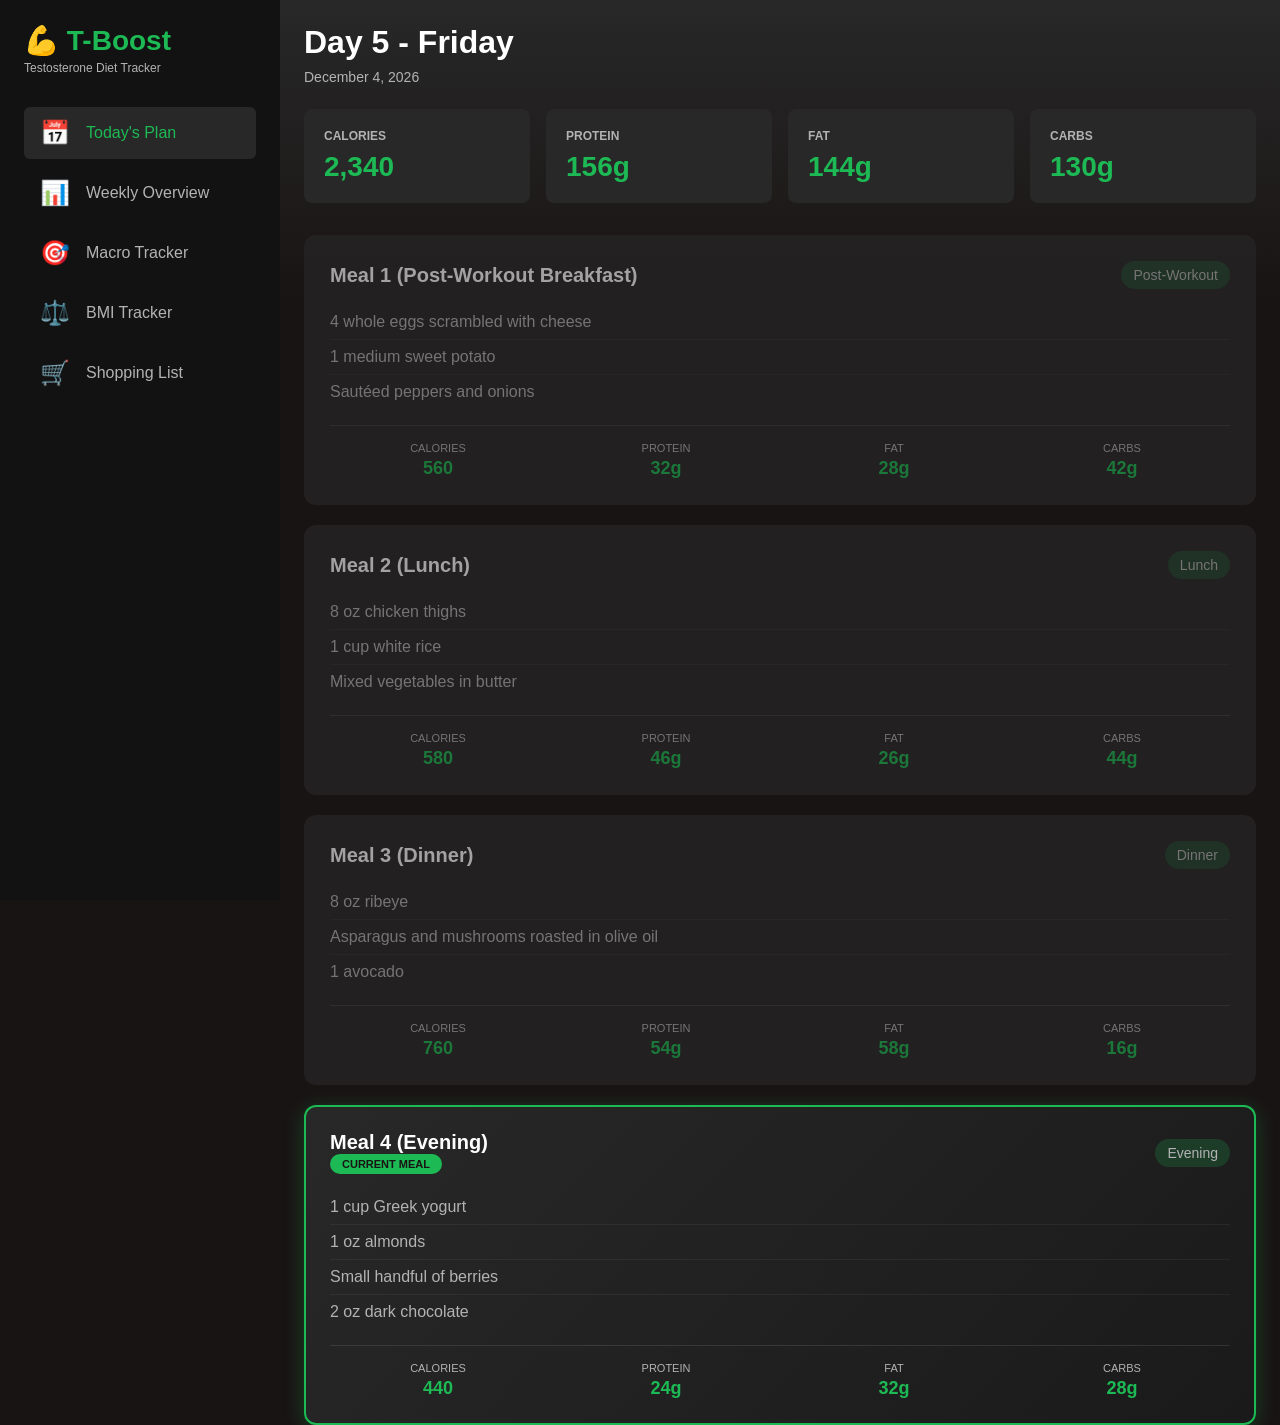
<file: index.html>
<!DOCTYPE html>
<html lang="en">
<head>
    <meta charset="UTF-8">
    <meta name="viewport" content="width=device-width, initial-scale=1.0">
    <title>T-Boost Diet Tracker</title>
    <link rel="stylesheet" href="style.css">
</head>
<body>
    <div class="app-container">
        <!-- Sidebar Navigation -->
        <nav class="sidebar">
            <div class="logo">
                <h1>💪 T-Boost</h1>
                <p class="tagline">Testosterone Diet Tracker</p>
            </div>
            <ul class="nav-menu">
                <li class="nav-item active" data-view="today">
                    <span class="icon">📅</span>
                    <span>Today's Plan</span>
                </li>
                <li class="nav-item" data-view="week">
                    <span class="icon">📊</span>
                    <span>Weekly Overview</span>
                </li>
                <li class="nav-item" data-view="macros">
                    <span class="icon">🎯</span>
                    <span>Macro Tracker</span>
                </li>
                <li class="nav-item" data-view="bmi">
                    <span class="icon">⚖️</span>
                    <span>BMI Tracker</span>
                </li>
                <li class="nav-item" data-view="shopping">
                    <span class="icon">🛒</span>
                    <span>Shopping List</span>
                </li>
            </ul>
        </nav>

        <!-- Main Content Area -->
        <main class="main-content">
            <!-- Header -->
            <header class="app-header">
                <div class="current-day-info">
                    <h2 id="currentDayTitle">Day 1 - Monday</h2>
                    <p id="currentDate">January 1, 2025</p>
                </div>
                <div class="daily-summary">
                    <div class="summary-card">
                        <span class="label">Calories</span>
                        <span class="value" id="dailyCalories">2,260</span>
                    </div>
                    <div class="summary-card">
                        <span class="label">Protein</span>
                        <span class="value" id="dailyProtein">150g</span>
                    </div>
                    <div class="summary-card">
                        <span class="label">Fat</span>
                        <span class="value" id="dailyFat">138g</span>
                    </div>
                    <div class="summary-card">
                        <span class="label">Carbs</span>
                        <span class="value" id="dailyCarbs">128g</span>
                    </div>
                </div>
            </header>

            <!-- Today's Plan View -->
            <section id="todayView" class="view active">
                <div class="meals-container" id="mealsContainer">
                    <!-- Meals will be dynamically inserted here -->
                </div>
            </section>

            <!-- Weekly Overview -->
            <section id="weekView" class="view">
                <div class="week-grid" id="weekGrid">
                    <!-- Week overview will be inserted here -->
                </div>
            </section>

            <!-- Macro Tracker View -->
            <section id="macrosView" class="view">
                <div class="macro-tracker">
                    <h2>Daily Macro Tracker</h2>
                    <div class="tracker-grid">
                        <div class="tracker-card">
                            <h3>Consumed Today</h3>
                            <div class="input-group">
                                <label>Calories</label>
                                <input type="number" id="consumedCalories" placeholder="0">
                            </div>
                            <div class="input-group">
                                <label>Protein (g)</label>
                                <input type="number" id="consumedProtein" placeholder="0">
                            </div>
                            <div class="input-group">
                                <label>Fat (g)</label>
                                <input type="number" id="consumedFat" placeholder="0">
                            </div>
                            <div class="input-group">
                                <label>Carbs (g)</label>
                                <input type="number" id="consumedCarbs" placeholder="0">
                            </div>
                            <button class="btn-primary" id="updateMacros">Update Progress</button>
                        </div>
                        <div class="tracker-card">
                            <h3>Progress Overview</h3>
                            <div class="macro-progress">
                                <div class="progress-item">
                                    <div class="progress-header">
                                        <span>Calories</span>
                                        <span id="caloriesProgress">0 / 2,260</span>
                                    </div>
                                    <div class="progress-bar">
                                        <div class="progress-fill" id="caloriesBar" style="width: 0%"></div>
                                    </div>
                                </div>
                                <div class="progress-item">
                                    <div class="progress-header">
                                        <span>Protein</span>
                                        <span id="proteinProgress">0g / 150g</span>
                                    </div>
                                    <div class="progress-bar">
                                        <div class="progress-fill protein" id="proteinBar" style="width: 0%"></div>
                                    </div>
                                </div>
                                <div class="progress-item">
                                    <div class="progress-header">
                                        <span>Fat</span>
                                        <span id="fatProgress">0g / 138g</span>
                                    </div>
                                    <div class="progress-bar">
                                        <div class="progress-fill fat" id="fatBar" style="width: 0%"></div>
                                    </div>
                                </div>
                                <div class="progress-item">
                                    <div class="progress-header">
                                        <span>Carbs</span>
                                        <span id="carbsProgress">0g / 128g</span>
                                    </div>
                                    <div class="progress-bar">
                                        <div class="progress-fill carbs" id="carbsBar" style="width: 0%"></div>
                                    </div>
                                </div>
                            </div>
                        </div>
                    </div>
                </div>
            </section>

            <!-- BMI Tracker View -->
            <section id="bmiView" class="view">
                <div class="bmi-tracker">
                    <h2>BMI & Body Tracker</h2>
                    <div class="tracker-grid">
                        <div class="tracker-card">
                            <h3>Calculate BMI</h3>
                            <div class="input-group">
                                <label>Height (cm)</label>
                                <input type="number" id="heightCm" placeholder="175">
                            </div>
                            <div class="input-group">
                                <label>Weight (kg)</label>
                                <input type="number" id="weightKg" placeholder="80">
                            </div>
                            <button class="btn-primary" id="calculateBMI">Calculate BMI</button>
                        </div>
                        <div class="tracker-card">
                            <h3>Your Results</h3>
                            <div class="bmi-result">
                                <div class="bmi-value" id="bmiValue">--</div>
                                <div class="bmi-category" id="bmiCategory">Enter your measurements</div>
                                <div class="bmi-scale">
                                    <div class="scale-item underweight">
                                        <span>Underweight</span>
                                        <span>&lt;18.5</span>
                                    </div>
                                    <div class="scale-item normal">
                                        <span>Normal</span>
                                        <span>18.5-24.9</span>
                                    </div>
                                    <div class="scale-item overweight">
                                        <span>Overweight</span>
                                        <span>25-29.9</span>
                                    </div>
                                    <div class="scale-item obese">
                                        <span>Obese</span>
                                        <span>30+</span>
                                    </div>
                                </div>
                            </div>
                        </div>
                    </div>
                    <div class="weight-tracker">
                        <h3>Weight Progress</h3>
                        <p class="info-text">Track your weight weekly to monitor progress. Target: 1-1.5 lbs/week loss</p>
                        <div class="weight-log" id="weightLog">
                            <p class="placeholder">Start logging your weight to see progress</p>
                        </div>
                    </div>
                </div>
            </section>

            <!-- Shopping List View -->
            <section id="shoppingView" class="view">
                <div class="shopping-list">
                    <h2>Weekly Shopping List</h2>
                    <p class="subtitle">Everything you need for testosterone-boosting nutrition</p>

                    <div class="shopping-grid">
                        <div class="shopping-category">
                            <h3>🥩 Protein Sources</h3>
                            <ul class="shopping-items">
                                <li>
                                    <input type="checkbox" id="item-beef">
                                    <label for="item-beef">2 lbs ground beef (80/20)</label>
                                </li>
                                <li>
                                    <input type="checkbox" id="item-steak">
                                    <label for="item-steak">2 lbs ribeye or NY strip steaks</label>
                                </li>
                                <li>
                                    <input type="checkbox" id="item-liver">
                                    <label for="item-liver">1.5 lbs beef liver (optional)</label>
                                </li>
                                <li>
                                    <input type="checkbox" id="item-eggs">
                                    <label for="item-eggs">3 dozen whole eggs</label>
                                </li>
                                <li>
                                    <input type="checkbox" id="item-salmon">
                                    <label for="item-salmon">1.5 lbs salmon</label>
                                </li>
                                <li>
                                    <input type="checkbox" id="item-sardines">
                                    <label for="item-sardines">1 lb sardines (canned in olive oil)</label>
                                </li>
                                <li>
                                    <input type="checkbox" id="item-chicken">
                                    <label for="item-chicken">2 lbs chicken thighs</label>
                                </li>
                                <li>
                                    <input type="checkbox" id="item-turkey">
                                    <label for="item-turkey">1 lb ground turkey (93/7)</label>
                                </li>
                            </ul>
                        </div>

                        <div class="shopping-category">
                            <h3>🥑 Fats & Oils</h3>
                            <ul class="shopping-items">
                                <li>
                                    <input type="checkbox" id="item-butter">
                                    <label for="item-butter">1 lb grass-fed butter</label>
                                </li>
                                <li>
                                    <input type="checkbox" id="item-olive-oil">
                                    <label for="item-olive-oil">500ml olive oil</label>
                                </li>
                                <li>
                                    <input type="checkbox" id="item-avocados">
                                    <label for="item-avocados">4-5 avocados</label>
                                </li>
                                <li>
                                    <input type="checkbox" id="item-almonds">
                                    <label for="item-almonds">1 lb raw almonds</label>
                                </li>
                                <li>
                                    <input type="checkbox" id="item-macadamia">
                                    <label for="item-macadamia">8 oz macadamia nuts</label>
                                </li>
                                <li>
                                    <input type="checkbox" id="item-brazil">
                                    <label for="item-brazil">4 oz Brazil nuts</label>
                                </li>
                            </ul>
                        </div>

                        <div class="shopping-category">
                            <h3>🍚 Carbs</h3>
                            <ul class="shopping-items">
                                <li>
                                    <input type="checkbox" id="item-white-rice">
                                    <label for="item-white-rice">2 lbs white rice</label>
                                </li>
                                <li>
                                    <input type="checkbox" id="item-sweet-potato">
                                    <label for="item-sweet-potato">3 lbs sweet potatoes</label>
                                </li>
                                <li>
                                    <input type="checkbox" id="item-jasmine-rice">
                                    <label for="item-jasmine-rice">1 lb jasmine rice</label>
                                </li>
                            </ul>
                        </div>

                        <div class="shopping-category">
                            <h3>🥬 Vegetables</h3>
                            <ul class="shopping-items">
                                <li>
                                    <input type="checkbox" id="item-spinach">
                                    <label for="item-spinach">2 bags spinach</label>
                                </li>
                                <li>
                                    <input type="checkbox" id="item-broccoli">
                                    <label for="item-broccoli">2 lbs broccoli</label>
                                </li>
                                <li>
                                    <input type="checkbox" id="item-asparagus">
                                    <label for="item-asparagus">2 bunches asparagus</label>
                                </li>
                                <li>
                                    <input type="checkbox" id="item-peppers">
                                    <label for="item-peppers">4 bell peppers</label>
                                </li>
                                <li>
                                    <input type="checkbox" id="item-mushrooms">
                                    <label for="item-mushrooms">1 lb mushrooms</label>
                                </li>
                                <li>
                                    <input type="checkbox" id="item-onions">
                                    <label for="item-onions">3 onions</label>
                                </li>
                                <li>
                                    <input type="checkbox" id="item-garlic">
                                    <label for="item-garlic">2 bulbs garlic</label>
                                </li>
                            </ul>
                        </div>

                        <div class="shopping-category">
                            <h3>🥛 Dairy</h3>
                            <ul class="shopping-items">
                                <li>
                                    <input type="checkbox" id="item-yogurt">
                                    <label for="item-yogurt">32 oz full-fat Greek yogurt</label>
                                </li>
                                <li>
                                    <input type="checkbox" id="item-milk">
                                    <label for="item-milk">1/2 gallon whole milk</label>
                                </li>
                                <li>
                                    <input type="checkbox" id="item-cheese">
                                    <label for="item-cheese">8 oz aged cheese (parmesan/cheddar)</label>
                                </li>
                            </ul>
                        </div>

                        <div class="shopping-category">
                            <h3>🍫 Extras</h3>
                            <ul class="shopping-items">
                                <li>
                                    <input type="checkbox" id="item-chocolate">
                                    <label for="item-chocolate">Dark chocolate (85%+)</label>
                                </li>
                                <li>
                                    <input type="checkbox" id="item-salt">
                                    <label for="item-salt">Sea salt</label>
                                </li>
                                <li>
                                    <input type="checkbox" id="item-coffee">
                                    <label for="item-coffee">Coffee</label>
                                </li>
                                <li>
                                    <input type="checkbox" id="item-vinegar">
                                    <label for="item-vinegar">Apple cider vinegar</label>
                                </li>
                            </ul>
                        </div>
                    </div>
                </div>
            </section>
        </main>
    </div>

    <script src="app.js"></script>
</body>
</html>
</file>
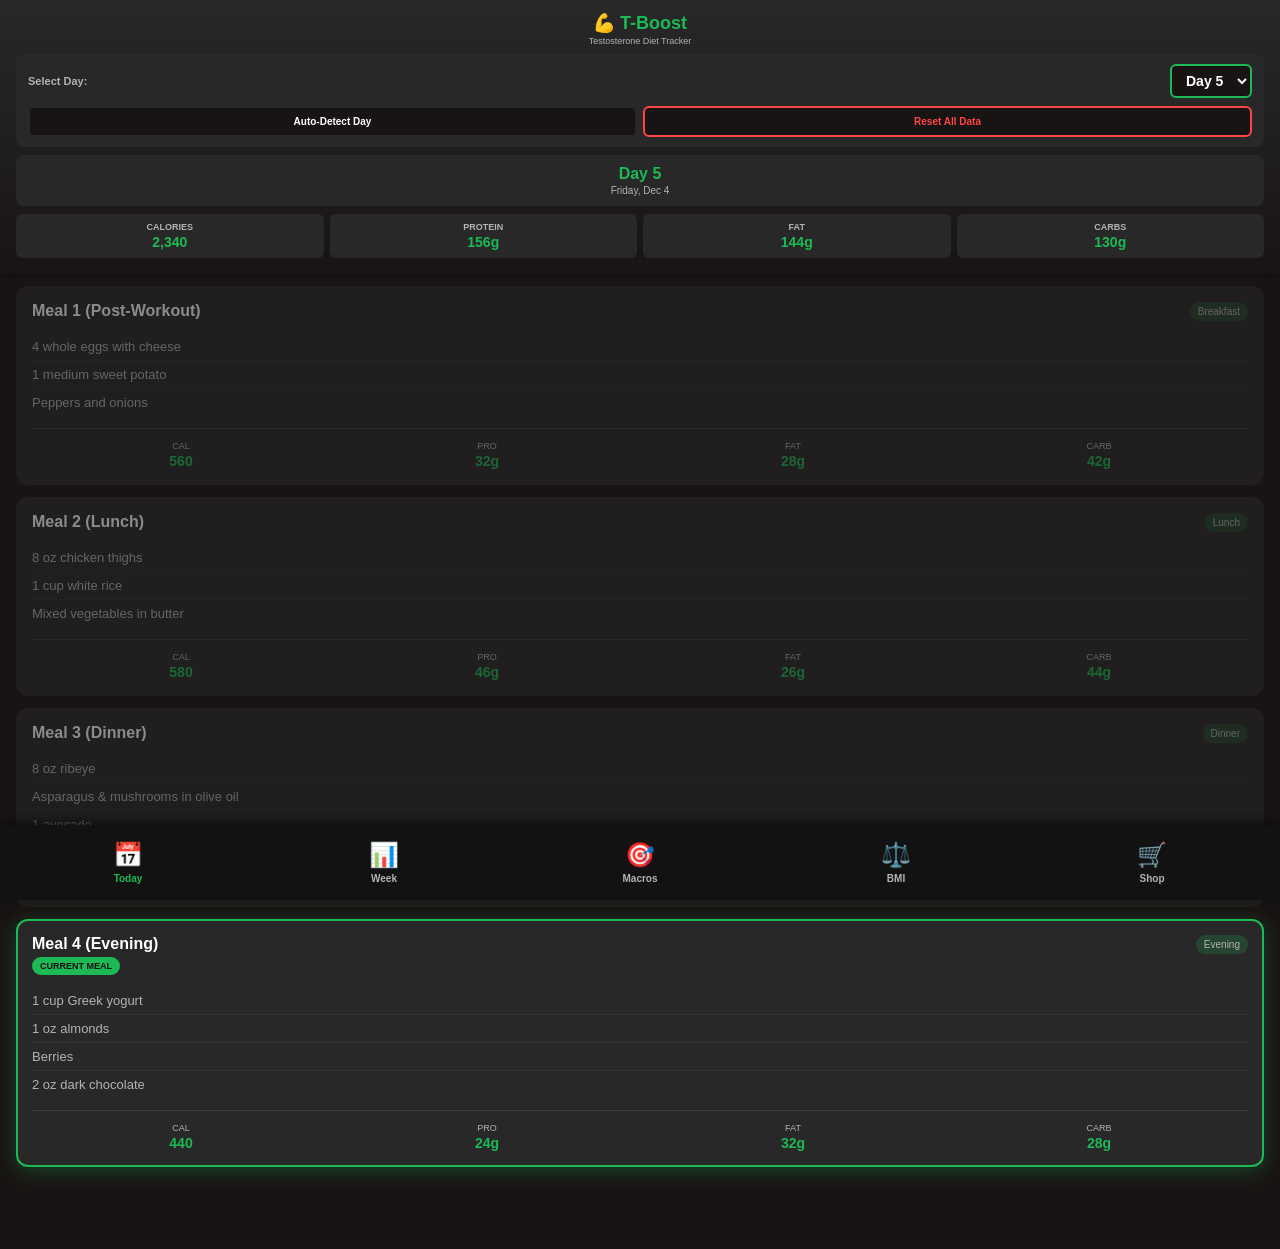
<file: mobile.html>
<!DOCTYPE html>
<html lang="en">
<head>
    <meta charset="UTF-8">
    <meta name="viewport" content="width=device-width, initial-scale=1.0, maximum-scale=1.0, user-scalable=no">
    <meta name="apple-mobile-web-app-capable" content="yes">
    <meta name="apple-mobile-web-app-status-bar-style" content="black-translucent">
    <meta name="theme-color" content="#191414">
    <title>💪 T-Boost Diet Tracker</title>
    <style>
        /* Spotify Color Palette */
        :root {
            --spotify-green: #1DB954;
            --spotify-black: #191414;
            --spotify-dark-gray: #121212;
            --spotify-gray: #282828;
            --spotify-light-gray: #B3B3B3;
            --spotify-white: #FFFFFF;
            --spotify-hover: #1ed760;
            --spotify-active: #169c46;
        }

        * {
            margin: 0;
            padding: 0;
            box-sizing: border-box;
            -webkit-tap-highlight-color: transparent;
        }

        body {
            font-family: -apple-system, BlinkMacSystemFont, 'Segoe UI', Roboto, Oxygen, Ubuntu, Cantarell, sans-serif;
            background-color: var(--spotify-black);
            color: var(--spotify-white);
            overflow-x: hidden;
            padding-bottom: 70px;
        }

        /* Mobile Header */
        .mobile-header {
            background: linear-gradient(180deg, var(--spotify-gray) 0%, var(--spotify-black) 100%);
            padding: 12px 16px 8px 16px;
            box-shadow: 0 2px 8px rgba(0,0,0,0.3);
        }

        .logo {
            text-align: center;
            margin-bottom: 8px;
        }

        .logo h1 {
            font-size: 18px;
            color: var(--spotify-green);
            margin-bottom: 2px;
        }

        .tagline {
            font-size: 9px;
            color: var(--spotify-light-gray);
        }

        /* Day Controls */
        .day-controls {
            background-color: var(--spotify-gray);
            border-radius: 8px;
            padding: 10px 12px;
            margin-bottom: 8px;
        }

        .day-selector {
            display: flex;
            align-items: center;
            justify-content: space-between;
            margin-bottom: 8px;
        }

        .day-selector label {
            font-size: 11px;
            color: var(--spotify-light-gray);
            font-weight: 600;
        }

        .day-selector select {
            padding: 6px 10px;
            background-color: var(--spotify-black);
            border: 2px solid var(--spotify-green);
            border-radius: 6px;
            color: var(--spotify-white);
            font-size: 14px;
            font-weight: 600;
        }

        .control-buttons {
            display: grid;
            grid-template-columns: 1fr 1fr;
            gap: 6px;
        }

        .btn-small {
            padding: 8px;
            background-color: var(--spotify-black);
            border: 2px solid var(--spotify-gray);
            border-radius: 6px;
            color: var(--spotify-white);
            font-size: 10px;
            font-weight: 600;
            cursor: pointer;
            transition: all 0.2s ease;
            text-align: center;
        }

        .btn-small.danger {
            border-color: #FF4444;
            color: #FF4444;
        }

        .btn-small:active {
            transform: scale(0.95);
        }

        /* Current Day Info */
        .current-day-info {
            background-color: var(--spotify-gray);
            border-radius: 8px;
            padding: 10px 12px;
            margin-bottom: 8px;
            text-align: center;
        }

        .current-day-info h2 {
            font-size: 16px;
            color: var(--spotify-green);
            margin-bottom: 2px;
        }

        .current-day-info p {
            font-size: 10px;
            color: var(--spotify-light-gray);
        }

        /* Daily Summary */
        .daily-summary {
            display: grid;
            grid-template-columns: repeat(4, 1fr);
            gap: 6px;
            margin-bottom: 8px;
        }

        .summary-card {
            background-color: var(--spotify-gray);
            padding: 8px 4px;
            border-radius: 6px;
            text-align: center;
        }

        .summary-card .label {
            font-size: 9px;
            color: var(--spotify-light-gray);
            text-transform: uppercase;
            margin-bottom: 2px;
            font-weight: 600;
        }

        .summary-card .value {
            font-size: 14px;
            font-weight: 700;
            color: var(--spotify-green);
        }

        /* Bottom Navigation */
        .bottom-nav {
            position: fixed;
            bottom: 0;
            left: 0;
            right: 0;
            background-color: var(--spotify-dark-gray);
            display: flex;
            justify-content: space-around;
            padding: 8px 0;
            box-shadow: 0 -4px 12px rgba(0,0,0,0.5);
            z-index: 100;
        }

        .nav-item {
            flex: 1;
            display: flex;
            flex-direction: column;
            align-items: center;
            padding: 8px;
            cursor: pointer;
            transition: all 0.2s ease;
            color: var(--spotify-light-gray);
            font-size: 10px;
            font-weight: 600;
        }

        .nav-item .icon {
            font-size: 24px;
            margin-bottom: 4px;
        }

        .nav-item.active {
            color: var(--spotify-green);
        }

        /* Main Content */
        .main-content {
            padding: 12px 16px;
        }

        .view {
            display: none;
        }

        .view.active {
            display: block;
            animation: fadeIn 0.3s ease;
        }

        @keyframes fadeIn {
            from {
                opacity: 0;
                transform: translateY(10px);
            }
            to {
                opacity: 1;
                transform: translateY(0);
            }
        }

        /* Meals Container */
        .meals-container {
            display: flex;
            flex-direction: column;
            gap: 12px;
        }

        .meal-card {
            background-color: var(--spotify-gray);
            border-radius: 12px;
            padding: 14px;
            border: 2px solid transparent;
            transition: all 0.3s ease;
        }

        .meal-card.current {
            border-color: var(--spotify-green);
            box-shadow: 0 4px 20px rgba(29, 185, 84, 0.3);
        }

        .meal-card.completed {
            opacity: 0.5;
        }

        .meal-header {
            display: flex;
            justify-content: space-between;
            align-items: flex-start;
            margin-bottom: 12px;
        }

        .meal-title {
            font-size: 16px;
            font-weight: 700;
            color: var(--spotify-white);
            flex: 1;
        }

        .meal-time {
            font-size: 10px;
            color: var(--spotify-light-gray);
            background-color: rgba(29, 185, 84, 0.2);
            padding: 4px 8px;
            border-radius: 12px;
            white-space: nowrap;
            margin-left: 8px;
        }

        .current-indicator {
            display: inline-block;
            background-color: var(--spotify-green);
            color: var(--spotify-black);
            font-size: 9px;
            font-weight: 700;
            padding: 4px 8px;
            border-radius: 10px;
            text-transform: uppercase;
            margin-top: 4px;
            animation: pulse 2s infinite;
        }

        @keyframes pulse {
            0%, 100% { opacity: 1; }
            50% { opacity: 0.7; }
        }

        .meal-foods {
            list-style: none;
            margin-bottom: 12px;
        }

        .meal-foods li {
            padding: 6px 0;
            color: var(--spotify-light-gray);
            font-size: 13px;
            border-bottom: 1px solid rgba(255, 255, 255, 0.05);
        }

        .meal-foods li:last-child {
            border-bottom: none;
        }

        .meal-macros {
            display: grid;
            grid-template-columns: repeat(4, 1fr);
            gap: 8px;
            margin-top: 12px;
            padding-top: 12px;
            border-top: 1px solid rgba(255, 255, 255, 0.1);
        }

        .macro-item {
            text-align: center;
        }

        .macro-label {
            font-size: 9px;
            color: var(--spotify-light-gray);
            text-transform: uppercase;
            margin-bottom: 2px;
        }

        .macro-value {
            font-size: 14px;
            font-weight: 700;
            color: var(--spotify-green);
        }

        /* Week View */
        .week-grid {
            display: flex;
            flex-direction: column;
            gap: 12px;
        }

        .day-card {
            background-color: var(--spotify-gray);
            border-radius: 12px;
            padding: 16px;
            border: 2px solid transparent;
        }

        .day-card.current-day {
            border-color: var(--spotify-green);
        }

        .day-header {
            display: flex;
            justify-content: space-between;
            align-items: center;
            margin-bottom: 12px;
        }

        .day-number {
            font-size: 20px;
            font-weight: 700;
            color: var(--spotify-green);
        }

        /* Macro Tracker */
        .tracker-card {
            background-color: var(--spotify-gray);
            border-radius: 12px;
            padding: 16px;
            margin-bottom: 16px;
        }

        .tracker-card h3 {
            font-size: 18px;
            margin-bottom: 16px;
            color: var(--spotify-green);
        }

        .input-group {
            margin-bottom: 16px;
        }

        .input-group label {
            display: block;
            font-size: 12px;
            color: var(--spotify-light-gray);
            margin-bottom: 6px;
            font-weight: 600;
        }

        .input-group input {
            width: 100%;
            padding: 12px;
            background-color: var(--spotify-black);
            border: 2px solid transparent;
            border-radius: 8px;
            color: var(--spotify-white);
            font-size: 16px;
        }

        .input-group input:focus {
            outline: none;
            border-color: var(--spotify-green);
        }

        .btn-primary {
            width: 100%;
            padding: 14px;
            background-color: var(--spotify-green);
            color: var(--spotify-black);
            border: none;
            border-radius: 24px;
            font-size: 14px;
            font-weight: 700;
            cursor: pointer;
            text-transform: uppercase;
            letter-spacing: 1px;
        }

        .btn-primary:active {
            background-color: var(--spotify-active);
            transform: scale(0.98);
        }

        .progress-item {
            margin-bottom: 16px;
        }

        .progress-header {
            display: flex;
            justify-content: space-between;
            margin-bottom: 6px;
            font-size: 12px;
            color: var(--spotify-light-gray);
        }

        .progress-bar {
            width: 100%;
            height: 10px;
            background-color: var(--spotify-black);
            border-radius: 5px;
            overflow: hidden;
        }

        .progress-fill {
            height: 100%;
            background-color: var(--spotify-green);
            border-radius: 5px;
            transition: width 0.5s ease;
        }

        .progress-fill.protein {
            background: linear-gradient(90deg, #1DB954 0%, #1ed760 100%);
        }

        .progress-fill.fat {
            background: linear-gradient(90deg, #FFA500 0%, #FFB733 100%);
        }

        .progress-fill.carbs {
            background: linear-gradient(90deg, #4169E1 0%, #5a7fe1 100%);
        }

        /* BMI Tracker */
        .bmi-result {
            text-align: center;
            margin-bottom: 16px;
        }

        .bmi-value {
            font-size: 56px;
            font-weight: 700;
            color: var(--spotify-green);
            margin-bottom: 8px;
        }

        .bmi-category {
            font-size: 18px;
            color: var(--spotify-light-gray);
            margin-bottom: 16px;
        }

        .bmi-scale {
            display: grid;
            grid-template-columns: repeat(2, 1fr);
            gap: 8px;
            margin-top: 16px;
        }

        .scale-item {
            padding: 12px;
            border-radius: 8px;
            text-align: center;
            font-size: 11px;
        }

        .scale-item.underweight {
            background-color: rgba(64, 156, 255, 0.2);
            border: 2px solid #409CFF;
        }

        .scale-item.normal {
            background-color: rgba(29, 185, 84, 0.2);
            border: 2px solid var(--spotify-green);
        }

        .scale-item.overweight {
            background-color: rgba(255, 165, 0, 0.2);
            border: 2px solid #FFA500;
        }

        .scale-item.obese {
            background-color: rgba(255, 68, 68, 0.2);
            border: 2px solid #FF4444;
        }

        .weight-log {
            background-color: var(--spotify-black);
            padding: 12px;
            border-radius: 8px;
            margin-top: 16px;
            max-height: 200px;
            overflow-y: auto;
        }

        /* Shopping List */
        .shopping-category {
            background-color: var(--spotify-gray);
            border-radius: 12px;
            padding: 16px;
            margin-bottom: 12px;
        }

        .shopping-category h3 {
            font-size: 16px;
            margin-bottom: 12px;
            color: var(--spotify-green);
        }

        .shopping-items {
            list-style: none;
        }

        .shopping-items li {
            padding: 10px 0;
            border-bottom: 1px solid rgba(255, 255, 255, 0.05);
            display: flex;
            align-items: center;
        }

        .shopping-items li:last-child {
            border-bottom: none;
        }

        .shopping-items input[type="checkbox"] {
            appearance: none;
            width: 24px;
            height: 24px;
            border: 2px solid var(--spotify-light-gray);
            border-radius: 6px;
            margin-right: 12px;
            cursor: pointer;
            position: relative;
            transition: all 0.2s ease;
            flex-shrink: 0;
        }

        .shopping-items input[type="checkbox"]:checked {
            background-color: var(--spotify-green);
            border-color: var(--spotify-green);
        }

        .shopping-items input[type="checkbox"]:checked::after {
            content: '✓';
            position: absolute;
            top: 50%;
            left: 50%;
            transform: translate(-50%, -50%);
            color: var(--spotify-black);
            font-weight: bold;
            font-size: 16px;
        }

        .shopping-items label {
            cursor: pointer;
            color: var(--spotify-light-gray);
            font-size: 13px;
        }

        .shopping-items input[type="checkbox"]:checked + label {
            text-decoration: line-through;
            opacity: 0.5;
        }

        .info-text {
            color: var(--spotify-light-gray);
            font-size: 12px;
            margin-bottom: 12px;
            line-height: 1.5;
        }

        .placeholder {
            color: var(--spotify-light-gray);
            text-align: center;
            font-style: italic;
            font-size: 12px;
        }

        /* Settings View */
        .settings-section {
            background-color: var(--spotify-gray);
            border-radius: 12px;
            padding: 16px;
            margin-bottom: 12px;
        }

        .settings-section h3 {
            font-size: 16px;
            color: var(--spotify-green);
            margin-bottom: 12px;
        }

        .settings-info {
            font-size: 12px;
            color: var(--spotify-light-gray);
            line-height: 1.6;
            margin-bottom: 12px;
        }
    </style>
</head>
<body>
    <div class="mobile-header">
        <div class="logo">
            <h1>💪 T-Boost</h1>
            <p class="tagline">Testosterone Diet Tracker</p>
        </div>

        <div class="day-controls">
            <div class="day-selector">
                <label>Select Day:</label>
                <select id="daySelect">
                    <option value="1">Day 1</option>
                    <option value="2">Day 2</option>
                    <option value="3">Day 3</option>
                    <option value="4">Day 4</option>
                    <option value="5">Day 5</option>
                    <option value="6">Day 6</option>
                    <option value="7">Day 7</option>
                </select>
            </div>
            <div class="control-buttons">
                <button class="btn-small" id="autoDetectBtn">Auto-Detect Day</button>
                <button class="btn-small danger" id="resetAllBtn">Reset All Data</button>
            </div>
        </div>

        <div class="current-day-info">
            <h2 id="currentDayTitle">Day 1</h2>
            <p id="currentDate">Today</p>
        </div>

        <div class="daily-summary">
            <div class="summary-card">
                <div class="label">Calories</div>
                <div class="value" id="dailyCalories">2,260</div>
            </div>
            <div class="summary-card">
                <div class="label">Protein</div>
                <div class="value" id="dailyProtein">150g</div>
            </div>
            <div class="summary-card">
                <div class="label">Fat</div>
                <div class="value" id="dailyFat">138g</div>
            </div>
            <div class="summary-card">
                <div class="label">Carbs</div>
                <div class="value" id="dailyCarbs">128g</div>
            </div>
        </div>
    </div>

    <main class="main-content">
        <!-- Today's Plan View -->
        <section id="todayView" class="view active">
            <div class="meals-container" id="mealsContainer"></div>
        </section>

        <!-- Weekly Overview -->
        <section id="weekView" class="view">
            <div class="week-grid" id="weekGrid"></div>
        </section>

        <!-- Macro Tracker -->
        <section id="macrosView" class="view">
            <div class="tracker-card">
                <h3>Consumed Today</h3>
                <div class="input-group">
                    <label>Calories</label>
                    <input type="number" id="consumedCalories" placeholder="0">
                </div>
                <div class="input-group">
                    <label>Protein (g)</label>
                    <input type="number" id="consumedProtein" placeholder="0">
                </div>
                <div class="input-group">
                    <label>Fat (g)</label>
                    <input type="number" id="consumedFat" placeholder="0">
                </div>
                <div class="input-group">
                    <label>Carbs (g)</label>
                    <input type="number" id="consumedCarbs" placeholder="0">
                </div>
                <button class="btn-primary" id="updateMacros">Update Progress</button>
            </div>

            <div class="tracker-card">
                <h3>Progress Overview</h3>
                <div class="progress-item">
                    <div class="progress-header">
                        <span>Calories</span>
                        <span id="caloriesProgress">0 / 2,260</span>
                    </div>
                    <div class="progress-bar">
                        <div class="progress-fill" id="caloriesBar" style="width: 0%"></div>
                    </div>
                </div>
                <div class="progress-item">
                    <div class="progress-header">
                        <span>Protein</span>
                        <span id="proteinProgress">0g / 150g</span>
                    </div>
                    <div class="progress-bar">
                        <div class="progress-fill protein" id="proteinBar" style="width: 0%"></div>
                    </div>
                </div>
                <div class="progress-item">
                    <div class="progress-header">
                        <span>Fat</span>
                        <span id="fatProgress">0g / 138g</span>
                    </div>
                    <div class="progress-bar">
                        <div class="progress-fill fat" id="fatBar" style="width: 0%"></div>
                    </div>
                </div>
                <div class="progress-item">
                    <div class="progress-header">
                        <span>Carbs</span>
                        <span id="carbsProgress">0g / 128g</span>
                    </div>
                    <div class="progress-bar">
                        <div class="progress-fill carbs" id="carbsBar" style="width: 0%"></div>
                    </div>
                </div>
            </div>
        </section>

        <!-- BMI Tracker -->
        <section id="bmiView" class="view">
            <div class="tracker-card">
                <h3>Calculate BMI</h3>
                <div class="input-group">
                    <label>Height (cm)</label>
                    <input type="number" id="heightCm" placeholder="175">
                </div>
                <div class="input-group">
                    <label>Weight (kg)</label>
                    <input type="number" id="weightKg" placeholder="80">
                </div>
                <button class="btn-primary" id="calculateBMI">Calculate BMI</button>
            </div>

            <div class="tracker-card">
                <div class="bmi-result">
                    <div class="bmi-value" id="bmiValue">--</div>
                    <div class="bmi-category" id="bmiCategory">Enter your measurements</div>
                </div>
                <div class="bmi-scale">
                    <div class="scale-item underweight">
                        <div><strong>Underweight</strong></div>
                        <div>&lt;18.5</div>
                    </div>
                    <div class="scale-item normal">
                        <div><strong>Normal</strong></div>
                        <div>18.5-24.9</div>
                    </div>
                    <div class="scale-item overweight">
                        <div><strong>Overweight</strong></div>
                        <div>25-29.9</div>
                    </div>
                    <div class="scale-item obese">
                        <div><strong>Obese</strong></div>
                        <div>30+</div>
                    </div>
                </div>
            </div>

            <div class="tracker-card">
                <h3>Weight Progress</h3>
                <p class="info-text">Track your weight weekly to monitor progress. Target: 1-1.5 lbs/week loss</p>
                <div class="weight-log" id="weightLog">
                    <p class="placeholder">Start logging your weight to see progress</p>
                </div>
            </div>
        </section>

        <!-- Shopping List -->
        <section id="shoppingView" class="view">
            <div class="shopping-category">
                <h3>🥩 Protein Sources</h3>
                <ul class="shopping-items">
                    <li><input type="checkbox" id="item-beef"><label for="item-beef">2 lbs ground beef (80/20)</label></li>
                    <li><input type="checkbox" id="item-steak"><label for="item-steak">2 lbs ribeye or NY strip steaks</label></li>
                    <li><input type="checkbox" id="item-liver"><label for="item-liver">1.5 lbs beef liver (optional)</label></li>
                    <li><input type="checkbox" id="item-eggs"><label for="item-eggs">3 dozen whole eggs</label></li>
                    <li><input type="checkbox" id="item-salmon"><label for="item-salmon">1.5 lbs salmon</label></li>
                    <li><input type="checkbox" id="item-sardines"><label for="item-sardines">1 lb sardines (canned)</label></li>
                    <li><input type="checkbox" id="item-chicken"><label for="item-chicken">2 lbs chicken thighs</label></li>
                    <li><input type="checkbox" id="item-turkey"><label for="item-turkey">1 lb ground turkey</label></li>
                </ul>
            </div>

            <div class="shopping-category">
                <h3>🥑 Fats & Oils</h3>
                <ul class="shopping-items">
                    <li><input type="checkbox" id="item-butter"><label for="item-butter">1 lb grass-fed butter</label></li>
                    <li><input type="checkbox" id="item-olive-oil"><label for="item-olive-oil">500ml olive oil</label></li>
                    <li><input type="checkbox" id="item-avocados"><label for="item-avocados">4-5 avocados</label></li>
                    <li><input type="checkbox" id="item-almonds"><label for="item-almonds">1 lb raw almonds</label></li>
                    <li><input type="checkbox" id="item-macadamia"><label for="item-macadamia">8 oz macadamia nuts</label></li>
                    <li><input type="checkbox" id="item-brazil"><label for="item-brazil">4 oz Brazil nuts</label></li>
                </ul>
            </div>

            <div class="shopping-category">
                <h3>🍚 Carbs</h3>
                <ul class="shopping-items">
                    <li><input type="checkbox" id="item-white-rice"><label for="item-white-rice">2 lbs white rice</label></li>
                    <li><input type="checkbox" id="item-sweet-potato"><label for="item-sweet-potato">3 lbs sweet potatoes</label></li>
                    <li><input type="checkbox" id="item-jasmine-rice"><label for="item-jasmine-rice">1 lb jasmine rice</label></li>
                </ul>
            </div>

            <div class="shopping-category">
                <h3>🥬 Vegetables</h3>
                <ul class="shopping-items">
                    <li><input type="checkbox" id="item-spinach"><label for="item-spinach">2 bags spinach</label></li>
                    <li><input type="checkbox" id="item-broccoli"><label for="item-broccoli">2 lbs broccoli</label></li>
                    <li><input type="checkbox" id="item-asparagus"><label for="item-asparagus">2 bunches asparagus</label></li>
                    <li><input type="checkbox" id="item-peppers"><label for="item-peppers">4 bell peppers</label></li>
                    <li><input type="checkbox" id="item-mushrooms"><label for="item-mushrooms">1 lb mushrooms</label></li>
                    <li><input type="checkbox" id="item-onions"><label for="item-onions">3 onions</label></li>
                    <li><input type="checkbox" id="item-garlic"><label for="item-garlic">2 bulbs garlic</label></li>
                </ul>
            </div>

            <div class="shopping-category">
                <h3>🥛 Dairy</h3>
                <ul class="shopping-items">
                    <li><input type="checkbox" id="item-yogurt"><label for="item-yogurt">32 oz Greek yogurt</label></li>
                    <li><input type="checkbox" id="item-milk"><label for="item-milk">1/2 gallon whole milk</label></li>
                    <li><input type="checkbox" id="item-cheese"><label for="item-cheese">8 oz aged cheese</label></li>
                </ul>
            </div>

            <div class="shopping-category">
                <h3>🍫 Extras</h3>
                <ul class="shopping-items">
                    <li><input type="checkbox" id="item-chocolate"><label for="item-chocolate">Dark chocolate (85%+)</label></li>
                    <li><input type="checkbox" id="item-salt"><label for="item-salt">Sea salt</label></li>
                    <li><input type="checkbox" id="item-coffee"><label for="item-coffee">Coffee</label></li>
                    <li><input type="checkbox" id="item-vinegar"><label for="item-vinegar">Apple cider vinegar</label></li>
                </ul>
            </div>

            <div class="settings-section">
                <h3>Shopping List Controls</h3>
                <button class="btn-primary" id="resetShoppingBtn">Reset Shopping List</button>
            </div>
        </section>
    </main>

    <!-- Bottom Navigation -->
    <nav class="bottom-nav">
        <div class="nav-item active" data-view="today">
            <span class="icon">📅</span>
            <span>Today</span>
        </div>
        <div class="nav-item" data-view="week">
            <span class="icon">📊</span>
            <span>Week</span>
        </div>
        <div class="nav-item" data-view="macros">
            <span class="icon">🎯</span>
            <span>Macros</span>
        </div>
        <div class="nav-item" data-view="bmi">
            <span class="icon">⚖️</span>
            <span>BMI</span>
        </div>
        <div class="nav-item" data-view="shopping">
            <span class="icon">🛒</span>
            <span>Shop</span>
        </div>
    </nav>

    <script>
        // 7-Day Meal Plan Data
        const mealPlan = {
            day1: {
                name: "Day 1",
                totalCalories: 2260,
                totalProtein: 150,
                totalFat: 138,
                totalCarbs: 128,
                meals: [
                    {
                        name: "Meal 1 (Post-Workout)",
                        time: "Breakfast",
                        foods: ["4 whole eggs scrambled in 1 tbsp butter", "1 cup cooked white rice", "1 cup sautéed spinach"],
                        calories: 540, protein: 32, fat: 24, carbs: 48
                    },
                    {
                        name: "Meal 2 (Lunch)",
                        time: "Lunch",
                        foods: ["8 oz ribeye steak", "2 cups roasted broccoli in 1 tbsp olive oil", "1/2 avocado"],
                        calories: 720, protein: 56, fat: 52, carbs: 14
                    },
                    {
                        name: "Meal 3 (Dinner)",
                        time: "Dinner",
                        foods: ["6 oz ground beef (80/20) with peppers & onions", "1 cup jasmine rice", "Spinach salad with olive oil"],
                        calories: 580, protein: 38, fat: 32, carbs: 42
                    },
                    {
                        name: "Meal 4 (Evening)",
                        time: "Evening",
                        foods: ["1 cup Greek yogurt", "1 oz almonds", "2 oz dark chocolate"],
                        calories: 420, protein: 24, fat: 30, carbs: 24
                    }
                ]
            },
            day2: {
                name: "Day 2",
                totalCalories: 2200,
                totalProtein: 158,
                totalFat: 132,
                totalCarbs: 110,
                meals: [
                    {
                        name: "Meal 1 (Post-Workout)",
                        time: "Breakfast",
                        foods: ["4 whole eggs + 2 egg whites", "1 medium sweet potato", "1 cup mushrooms in butter"],
                        calories: 520, protein: 36, fat: 22, carbs: 42
                    },
                    {
                        name: "Meal 2 (Lunch)",
                        time: "Lunch",
                        foods: ["8 oz salmon", "2 cups asparagus in olive oil", "1 avocado"],
                        calories: 680, protein: 52, fat: 48, carbs: 18
                    },
                    {
                        name: "Meal 3 (Dinner)",
                        time: "Dinner",
                        foods: ["6 oz chicken thighs", "1 cup white rice", "Broccoli with garlic butter"],
                        calories: 560, protein: 42, fat: 24, carbs: 46
                    },
                    {
                        name: "Meal 4 (Evening)",
                        time: "Evening",
                        foods: ["1 can sardines", "1 oz macadamia nuts", "2-3 Brazil nuts"],
                        calories: 440, protein: 28, fat: 38, carbs: 4
                    }
                ]
            },
            day3: {
                name: "Day 3",
                totalCalories: 2200,
                totalProtein: 166,
                totalFat: 116,
                totalCarbs: 136,
                meals: [
                    {
                        name: "Meal 1 (Post-Workout)",
                        time: "Breakfast",
                        foods: ["4 whole eggs in butter", "1 cup jasmine rice", "Bell peppers sautéed"],
                        calories: 540, protein: 30, fat: 24, carbs: 50
                    },
                    {
                        name: "Meal 2 (Lunch)",
                        time: "Lunch",
                        foods: ["8 oz ground turkey", "Mixed vegetables in olive oil", "1/2 cup rice", "1/2 avocado"],
                        calories: 620, protein: 54, fat: 32, carbs: 32
                    },
                    {
                        name: "Meal 3 (Dinner)",
                        time: "Dinner",
                        foods: ["8 oz NY strip steak", "1 large sweet potato", "Asparagus in butter"],
                        calories: 680, protein: 56, fat: 36, carbs: 36
                    },
                    {
                        name: "Meal 4 (Evening)",
                        time: "Evening",
                        foods: ["1 cup Greek yogurt", "1 oz almonds", "1/2 cup whole milk"],
                        calories: 360, protein: 26, fat: 24, carbs: 18
                    }
                ]
            },
            day4: {
                name: "Day 4",
                totalCalories: 2320,
                totalProtein: 170,
                totalFat: 134,
                totalCarbs: 118,
                meals: [
                    {
                        name: "Meal 1 (Post-Workout)",
                        time: "Breakfast",
                        foods: ["3 whole eggs + 3 egg whites", "1 cup white rice", "Spinach & mushrooms in butter"],
                        calories: 500, protein: 38, fat: 18, carbs: 48
                    },
                    {
                        name: "Meal 2 (Lunch)",
                        time: "Lunch",
                        foods: ["8 oz ground beef", "2 cups mixed vegetables in olive oil", "1 avocado"],
                        calories: 660, protein: 48, fat: 46, carbs: 18
                    },
                    {
                        name: "Meal 3 (Dinner)",
                        time: "Dinner",
                        foods: ["8 oz salmon", "1 cup jasmine rice", "Broccoli with garlic"],
                        calories: 640, protein: 52, fat: 28, carbs: 48
                    },
                    {
                        name: "Meal 4 (Evening)",
                        time: "Evening",
                        foods: ["4 hard-boiled eggs", "1 oz macadamia nuts", "2 oz cheddar"],
                        calories: 520, protein: 32, fat: 42, carbs: 4
                    }
                ]
            },
            day5: {
                name: "Day 5",
                totalCalories: 2340,
                totalProtein: 156,
                totalFat: 144,
                totalCarbs: 130,
                meals: [
                    {
                        name: "Meal 1 (Post-Workout)",
                        time: "Breakfast",
                        foods: ["4 whole eggs with cheese", "1 medium sweet potato", "Peppers and onions"],
                        calories: 560, protein: 32, fat: 28, carbs: 42
                    },
                    {
                        name: "Meal 2 (Lunch)",
                        time: "Lunch",
                        foods: ["8 oz chicken thighs", "1 cup white rice", "Mixed vegetables in butter"],
                        calories: 580, protein: 46, fat: 26, carbs: 44
                    },
                    {
                        name: "Meal 3 (Dinner)",
                        time: "Dinner",
                        foods: ["8 oz ribeye", "Asparagus & mushrooms in olive oil", "1 avocado"],
                        calories: 760, protein: 54, fat: 58, carbs: 16
                    },
                    {
                        name: "Meal 4 (Evening)",
                        time: "Evening",
                        foods: ["1 cup Greek yogurt", "1 oz almonds", "Berries", "2 oz dark chocolate"],
                        calories: 440, protein: 24, fat: 32, carbs: 28
                    }
                ]
            },
            day6: {
                name: "Day 6",
                totalCalories: 2340,
                totalProtein: 162,
                totalFat: 140,
                totalCarbs: 116,
                meals: [
                    {
                        name: "Meal 1 (Post-Workout)",
                        time: "Breakfast",
                        foods: ["4 whole eggs in butter", "1 cup jasmine rice", "Spinach and garlic"],
                        calories: 520, protein: 30, fat: 22, carbs: 50
                    },
                    {
                        name: "Meal 2 (Lunch)",
                        time: "Lunch",
                        foods: ["8 oz ground beef with taco seasoning", "Bell peppers & onions", "1/2 avocado", "Side salad"],
                        calories: 680, protein: 48, fat: 48, carbs: 16
                    },
                    {
                        name: "Meal 3 (Dinner)",
                        time: "Dinner",
                        foods: ["8 oz salmon", "1 large sweet potato", "Broccoli in olive oil"],
                        calories: 640, protein: 52, fat: 28, carbs: 46
                    },
                    {
                        name: "Meal 4 (Evening)",
                        time: "Evening",
                        foods: ["1 can sardines", "1 oz macadamia nuts", "2 oz cheese", "2-3 Brazil nuts"],
                        calories: 500, protein: 32, fat: 42, carbs: 4
                    }
                ]
            },
            day7: {
                name: "Day 7",
                totalCalories: 2160,
                totalProtein: 162,
                totalFat: 110,
                totalCarbs: 146,
                meals: [
                    {
                        name: "Meal 1 (Post-Workout)",
                        time: "Breakfast",
                        foods: ["4 whole eggs + 2 egg whites", "1 cup white rice", "Mixed vegetables"],
                        calories: 520, protein: 36, fat: 20, carbs: 50
                    },
                    {
                        name: "Meal 2 (Lunch)",
                        time: "Lunch",
                        foods: ["8 oz chicken thighs", "2 cups roasted vegetables", "1/2 cup rice"],
                        calories: 580, protein: 44, fat: 32, carbs: 32
                    },
                    {
                        name: "Meal 3 (Dinner)",
                        time: "Dinner",
                        foods: ["8 oz NY strip steak", "1 cup jasmine rice", "Asparagus with butter"],
                        calories: 680, protein: 56, fat: 32, carbs: 48
                    },
                    {
                        name: "Meal 4 (Evening)",
                        time: "Evening",
                        foods: ["1 cup Greek yogurt", "1 oz almonds", "Remaining proteins/leftovers"],
                        calories: 380, protein: 26, fat: 26, carbs: 16
                    }
                ]
            }
        };

        // State Management
        let currentDay = 1;
        let currentMealIndex = 0;
        let autoDetectMode = true;
        let macroTracking = {
            calories: 0,
            protein: 0,
            fat: 0,
            carbs: 0
        };

        // Initialize App
        document.addEventListener('DOMContentLoaded', function() {
            loadSavedDay();
            detectCurrentMeal();
            renderTodaysMeals();
            renderWeekOverview();
            setupNavigation();
            setupMacroTracker();
            setupBMICalculator();
            setupShoppingList();
            setupDayControls();
            updateDailySummary();
            updateCurrentDayDisplay();
        });

        // Load Saved Day or Auto-Detect
        function loadSavedDay() {
            const saved = localStorage.getItem('manualDayOverride');
            if (saved) {
                currentDay = parseInt(saved);
                autoDetectMode = false;
            } else {
                detectCurrentDay();
            }
            document.getElementById('daySelect').value = currentDay;
        }

        // Auto-Detect Current Day
        function detectCurrentDay() {
            const startDate = new Date('2025-01-20');
            const today = new Date();
            const diffTime = Math.abs(today - startDate);
            const diffDays = Math.floor(diffTime / (1000 * 60 * 60 * 24));
            currentDay = (diffDays % 7) + 1;
            autoDetectMode = true;
        }

        // Update Current Day Display
        function updateCurrentDayDisplay() {
            const days = ['Sunday', 'Monday', 'Tuesday', 'Wednesday', 'Thursday', 'Friday', 'Saturday'];
            const today = new Date();
            const dayName = days[today.getDay()];
            const options = { month: 'short', day: 'numeric' };
            const dateString = today.toLocaleDateString('en-US', options);

            document.getElementById('currentDayTitle').textContent = `Day ${currentDay}`;
            document.getElementById('currentDate').textContent = `${dayName}, ${dateString}${autoDetectMode ? '' : ' (Manual)'}`;
        }

        // Detect Current Meal
        function detectCurrentMeal() {
            const now = new Date();
            const hour = now.getHours();

            if (hour < 10) {
                currentMealIndex = 0;
            } else if (hour < 14) {
                currentMealIndex = 1;
            } else if (hour < 18) {
                currentMealIndex = 2;
            } else {
                currentMealIndex = 3;
            }
        }

        // Render Today's Meals
        function renderTodaysMeals() {
            const dayData = mealPlan[`day${currentDay}`];
            const container = document.getElementById('mealsContainer');
            container.innerHTML = '';

            dayData.meals.forEach((meal, index) => {
                const mealCard = document.createElement('div');
                mealCard.className = 'meal-card';

                if (index === currentMealIndex) {
                    mealCard.classList.add('current');
                } else if (index < currentMealIndex) {
                    mealCard.classList.add('completed');
                }

                const foodsList = meal.foods.map(food => `<li>${food}</li>`).join('');

                mealCard.innerHTML = `
                    <div class="meal-header">
                        <div style="flex: 1;">
                            <h3 class="meal-title">${meal.name}</h3>
                            ${index === currentMealIndex ? '<span class="current-indicator">Current Meal</span>' : ''}
                        </div>
                        <span class="meal-time">${meal.time}</span>
                    </div>
                    <ul class="meal-foods">
                        ${foodsList}
                    </ul>
                    <div class="meal-macros">
                        <div class="macro-item">
                            <div class="macro-label">Cal</div>
                            <div class="macro-value">${meal.calories}</div>
                        </div>
                        <div class="macro-item">
                            <div class="macro-label">Pro</div>
                            <div class="macro-value">${meal.protein}g</div>
                        </div>
                        <div class="macro-item">
                            <div class="macro-label">Fat</div>
                            <div class="macro-value">${meal.fat}g</div>
                        </div>
                        <div class="macro-item">
                            <div class="macro-label">Carb</div>
                            <div class="macro-value">${meal.carbs}g</div>
                        </div>
                    </div>
                `;

                container.appendChild(mealCard);
            });
        }

        // Render Week Overview
        function renderWeekOverview() {
            const container = document.getElementById('weekGrid');
            container.innerHTML = '';

            for (let i = 1; i <= 7; i++) {
                const dayData = mealPlan[`day${i}`];
                const dayCard = document.createElement('div');
                dayCard.className = 'day-card';

                if (i === currentDay) {
                    dayCard.classList.add('current-day');
                }

                dayCard.innerHTML = `
                    <div class="day-header">
                        <h3 class="day-number">Day ${i}</h3>
                        ${i === currentDay ? '<span class="current-indicator">Today</span>' : ''}
                    </div>
                    <div class="meal-macros">
                        <div class="macro-item">
                            <div class="macro-label">Cal</div>
                            <div class="macro-value">${dayData.totalCalories}</div>
                        </div>
                        <div class="macro-item">
                            <div class="macro-label">Pro</div>
                            <div class="macro-value">${dayData.totalProtein}g</div>
                        </div>
                        <div class="macro-item">
                            <div class="macro-label">Fat</div>
                            <div class="macro-value">${dayData.totalFat}g</div>
                        </div>
                        <div class="macro-item">
                            <div class="macro-label">Carb</div>
                            <div class="macro-value">${dayData.totalCarbs}g</div>
                        </div>
                    </div>
                `;

                container.appendChild(dayCard);
            }
        }

        // Update Daily Summary
        function updateDailySummary() {
            const dayData = mealPlan[`day${currentDay}`];
            document.getElementById('dailyCalories').textContent = dayData.totalCalories.toLocaleString();
            document.getElementById('dailyProtein').textContent = `${dayData.totalProtein}g`;
            document.getElementById('dailyFat').textContent = `${dayData.totalFat}g`;
            document.getElementById('dailyCarbs').textContent = `${dayData.totalCarbs}g`;
        }

        // Setup Day Controls
        function setupDayControls() {
            const daySelect = document.getElementById('daySelect');
            const autoDetectBtn = document.getElementById('autoDetectBtn');
            const resetAllBtn = document.getElementById('resetAllBtn');

            daySelect.addEventListener('change', function() {
                currentDay = parseInt(this.value);
                autoDetectMode = false;
                localStorage.setItem('manualDayOverride', currentDay);
                refreshApp();
            });

            autoDetectBtn.addEventListener('click', function() {
                localStorage.removeItem('manualDayOverride');
                detectCurrentDay();
                document.getElementById('daySelect').value = currentDay;
                refreshApp();
                alert('Auto-detect enabled! Day will update automatically.');
            });

            resetAllBtn.addEventListener('click', function() {
                if (confirm('Reset ALL data? This will clear:\n• Day override\n• Macro tracking\n• Weight log\n• Shopping list\n\nAre you sure?')) {
                    localStorage.clear();
                    detectCurrentDay();
                    macroTracking = { calories: 0, protein: 0, fat: 0, carbs: 0 };
                    document.getElementById('daySelect').value = currentDay;
                    refreshApp();
                    alert('All data has been reset!');
                }
            });
        }

        // Refresh App
        function refreshApp() {
            detectCurrentMeal();
            renderTodaysMeals();
            renderWeekOverview();
            updateDailySummary();
            updateCurrentDayDisplay();
            updateMacroProgress();
        }

        // Navigation Setup
        function setupNavigation() {
            const navItems = document.querySelectorAll('.nav-item');

            navItems.forEach(item => {
                item.addEventListener('click', function() {
                    navItems.forEach(nav => nav.classList.remove('active'));
                    this.classList.add('active');

                    document.querySelectorAll('.view').forEach(view => {
                        view.classList.remove('active');
                    });

                    const viewName = this.getAttribute('data-view');
                    const viewId = viewName + 'View';
                    document.getElementById(viewId).classList.add('active');

                    window.scrollTo({ top: 0, behavior: 'smooth' });
                });
            });
        }

        // Macro Tracker Setup
        function setupMacroTracker() {
            const updateButton = document.getElementById('updateMacros');

            // Load saved macros
            const saved = localStorage.getItem('macroTracking');
            if (saved) {
                macroTracking = JSON.parse(saved);
                document.getElementById('consumedCalories').value = macroTracking.calories || '';
                document.getElementById('consumedProtein').value = macroTracking.protein || '';
                document.getElementById('consumedFat').value = macroTracking.fat || '';
                document.getElementById('consumedCarbs').value = macroTracking.carbs || '';
                updateMacroProgress();
            }

            updateButton.addEventListener('click', function() {
                const calories = parseInt(document.getElementById('consumedCalories').value) || 0;
                const protein = parseInt(document.getElementById('consumedProtein').value) || 0;
                const fat = parseInt(document.getElementById('consumedFat').value) || 0;
                const carbs = parseInt(document.getElementById('consumedCarbs').value) || 0;

                macroTracking = { calories, protein, fat, carbs };
                localStorage.setItem('macroTracking', JSON.stringify(macroTracking));
                updateMacroProgress();
            });
        }

        // Update Macro Progress
        function updateMacroProgress() {
            const dayData = mealPlan[`day${currentDay}`];

            const caloriesPercent = Math.min((macroTracking.calories / dayData.totalCalories) * 100, 100);
            document.getElementById('caloriesBar').style.width = `${caloriesPercent}%`;
            document.getElementById('caloriesProgress').textContent =
                `${macroTracking.calories.toLocaleString()} / ${dayData.totalCalories.toLocaleString()}`;

            const proteinPercent = Math.min((macroTracking.protein / dayData.totalProtein) * 100, 100);
            document.getElementById('proteinBar').style.width = `${proteinPercent}%`;
            document.getElementById('proteinProgress').textContent =
                `${macroTracking.protein}g / ${dayData.totalProtein}g`;

            const fatPercent = Math.min((macroTracking.fat / dayData.totalFat) * 100, 100);
            document.getElementById('fatBar').style.width = `${fatPercent}%`;
            document.getElementById('fatProgress').textContent =
                `${macroTracking.fat}g / ${dayData.totalFat}g`;

            const carbsPercent = Math.min((macroTracking.carbs / dayData.totalCarbs) * 100, 100);
            document.getElementById('carbsBar').style.width = `${carbsPercent}%`;
            document.getElementById('carbsProgress').textContent =
                `${macroTracking.carbs}g / ${dayData.totalCarbs}g`;
        }

        // BMI Calculator Setup
        function setupBMICalculator() {
            const calculateButton = document.getElementById('calculateBMI');

            calculateButton.addEventListener('click', function() {
                const heightCm = parseFloat(document.getElementById('heightCm').value);
                const weightKg = parseFloat(document.getElementById('weightKg').value);

                if (heightCm && weightKg) {
                    const heightM = heightCm / 100;
                    const bmi = (weightKg / (heightM * heightM)).toFixed(1);

                    document.getElementById('bmiValue').textContent = bmi;

                    let category = '';
                    if (bmi < 18.5) {
                        category = 'Underweight';
                    } else if (bmi < 25) {
                        category = 'Normal Weight';
                    } else if (bmi < 30) {
                        category = 'Overweight';
                    } else {
                        category = 'Obese';
                    }

                    document.getElementById('bmiCategory').textContent = category;

                    const weightData = JSON.parse(localStorage.getItem('weightTracking') || '[]');
                    weightData.push({
                        date: new Date().toLocaleDateString(),
                        weight: weightKg,
                        bmi: bmi
                    });
                    localStorage.setItem('weightTracking', JSON.stringify(weightData));
                    updateWeightLog();
                }
            });

            updateWeightLog();
        }

        // Update Weight Log
        function updateWeightLog() {
            const weightData = JSON.parse(localStorage.getItem('weightTracking') || '[]');
            const container = document.getElementById('weightLog');

            if (weightData.length === 0) {
                container.innerHTML = '<p class="placeholder">Start logging your weight to see progress</p>';
                return;
            }

            const recentData = weightData.slice(-5).reverse();
            const html = recentData.map(entry => `
                <div style="display: flex; justify-content: space-between; padding: 8px 0; border-bottom: 1px solid rgba(255,255,255,0.1); font-size: 12px;">
                    <span>${entry.date}</span>
                    <span>${entry.weight} kg</span>
                    <span>BMI: ${entry.bmi}</span>
                </div>
            `).join('');

            container.innerHTML = html;
        }

        // Shopping List Setup
        function setupShoppingList() {
            const checkboxes = document.querySelectorAll('.shopping-items input[type="checkbox"]');
            const resetBtn = document.getElementById('resetShoppingBtn');

            const savedState = JSON.parse(localStorage.getItem('shoppingList') || '{}');
            checkboxes.forEach(checkbox => {
                if (savedState[checkbox.id]) {
                    checkbox.checked = true;
                }
            });

            checkboxes.forEach(checkbox => {
                checkbox.addEventListener('change', function() {
                    const savedState = JSON.parse(localStorage.getItem('shoppingList') || '{}');
                    savedState[this.id] = this.checked;
                    localStorage.setItem('shoppingList', JSON.stringify(savedState));
                });
            });

            resetBtn.addEventListener('click', function() {
                if (confirm('Reset shopping list? All items will be unchecked.')) {
                    localStorage.removeItem('shoppingList');
                    checkboxes.forEach(checkbox => {
                        checkbox.checked = false;
                    });
                }
            });
        }
    </script>
</body>
</html>
</file>
<file: style.css>
/* Spotify Color Palette */
:root {
    --spotify-green: #1DB954;
    --spotify-black: #191414;
    --spotify-dark-gray: #121212;
    --spotify-gray: #282828;
    --spotify-light-gray: #B3B3B3;
    --spotify-white: #FFFFFF;
    --spotify-hover: #1ed760;
    --spotify-active: #169c46;
}

* {
    margin: 0;
    padding: 0;
    box-sizing: border-box;
}

body {
    font-family: -apple-system, BlinkMacSystemFont, 'Segoe UI', Roboto, Oxygen, Ubuntu, Cantarell, sans-serif;
    background-color: var(--spotify-black);
    color: var(--spotify-white);
    overflow-x: hidden;
}

.app-container {
    display: flex;
    height: 100vh;
}

/* Sidebar Navigation */
.sidebar {
    width: 280px;
    background-color: var(--spotify-dark-gray);
    padding: 24px;
    display: flex;
    flex-direction: column;
    position: fixed;
    height: 100vh;
    overflow-y: auto;
}

.logo h1 {
    font-size: 28px;
    color: var(--spotify-green);
    margin-bottom: 4px;
}

.tagline {
    font-size: 12px;
    color: var(--spotify-light-gray);
    margin-bottom: 32px;
}

.nav-menu {
    list-style: none;
}

.nav-item {
    display: flex;
    align-items: center;
    padding: 12px 16px;
    margin-bottom: 8px;
    border-radius: 6px;
    cursor: pointer;
    transition: all 0.2s ease;
    color: var(--spotify-light-gray);
    font-weight: 500;
}

.nav-item:hover {
    background-color: var(--spotify-gray);
    color: var(--spotify-white);
}

.nav-item.active {
    background-color: var(--spotify-gray);
    color: var(--spotify-green);
}

.nav-item .icon {
    font-size: 24px;
    margin-right: 16px;
}

/* Main Content */
.main-content {
    flex: 1;
    margin-left: 280px;
    background: linear-gradient(180deg, var(--spotify-gray) 0%, var(--spotify-black) 300px);
    min-height: 100vh;
    padding: 24px;
}

/* Header */
.app-header {
    margin-bottom: 32px;
}

.current-day-info h2 {
    font-size: 32px;
    margin-bottom: 8px;
    color: var(--spotify-white);
}

.current-day-info p {
    font-size: 14px;
    color: var(--spotify-light-gray);
    margin-bottom: 24px;
}

.daily-summary {
    display: grid;
    grid-template-columns: repeat(auto-fit, minmax(200px, 1fr));
    gap: 16px;
    margin-top: 24px;
}

.summary-card {
    background-color: var(--spotify-gray);
    padding: 20px;
    border-radius: 8px;
    display: flex;
    flex-direction: column;
    transition: all 0.2s ease;
}

.summary-card:hover {
    background-color: #333;
    transform: translateY(-2px);
}

.summary-card .label {
    font-size: 12px;
    color: var(--spotify-light-gray);
    text-transform: uppercase;
    margin-bottom: 8px;
    font-weight: 600;
}

.summary-card .value {
    font-size: 28px;
    font-weight: 700;
    color: var(--spotify-green);
}

/* Views */
.view {
    display: none;
}

.view.active {
    display: block;
    animation: fadeIn 0.3s ease;
}

@keyframes fadeIn {
    from {
        opacity: 0;
        transform: translateY(10px);
    }
    to {
        opacity: 1;
        transform: translateY(0);
    }
}

/* Meals Container */
.meals-container {
    display: grid;
    gap: 20px;
}

.meal-card {
    background-color: var(--spotify-gray);
    border-radius: 12px;
    padding: 24px;
    transition: all 0.3s ease;
    border: 2px solid transparent;
}

.meal-card:hover {
    border-color: var(--spotify-green);
    transform: translateY(-4px);
    box-shadow: 0 8px 24px rgba(29, 185, 84, 0.2);
}

.meal-card.current {
    border-color: var(--spotify-green);
    background: linear-gradient(135deg, var(--spotify-gray) 0%, #1a1a1a 100%);
    box-shadow: 0 4px 20px rgba(29, 185, 84, 0.3);
}

.meal-card.completed {
    opacity: 0.6;
}

.meal-header {
    display: flex;
    justify-content: space-between;
    align-items: center;
    margin-bottom: 16px;
}

.meal-title {
    font-size: 20px;
    font-weight: 700;
    color: var(--spotify-white);
}

.meal-time {
    font-size: 14px;
    color: var(--spotify-light-gray);
    background-color: rgba(29, 185, 84, 0.2);
    padding: 6px 12px;
    border-radius: 20px;
}

.current-indicator {
    display: inline-block;
    background-color: var(--spotify-green);
    color: var(--spotify-black);
    font-size: 11px;
    font-weight: 700;
    padding: 4px 12px;
    border-radius: 12px;
    text-transform: uppercase;
    animation: pulse 2s infinite;
}

@keyframes pulse {
    0%, 100% {
        opacity: 1;
    }
    50% {
        opacity: 0.7;
    }
}

.meal-foods {
    list-style: none;
    margin-bottom: 16px;
}

.meal-foods li {
    padding: 8px 0;
    color: var(--spotify-light-gray);
    border-bottom: 1px solid rgba(255, 255, 255, 0.05);
}

.meal-foods li:last-child {
    border-bottom: none;
}

.meal-macros {
    display: grid;
    grid-template-columns: repeat(4, 1fr);
    gap: 12px;
    margin-top: 16px;
    padding-top: 16px;
    border-top: 1px solid rgba(255, 255, 255, 0.1);
}

.macro-item {
    text-align: center;
}

.macro-label {
    font-size: 11px;
    color: var(--spotify-light-gray);
    text-transform: uppercase;
    margin-bottom: 4px;
}

.macro-value {
    font-size: 18px;
    font-weight: 700;
    color: var(--spotify-green);
}

/* Week Grid */
.week-grid {
    display: grid;
    gap: 20px;
}

.day-card {
    background-color: var(--spotify-gray);
    border-radius: 12px;
    padding: 24px;
    transition: all 0.2s ease;
    cursor: pointer;
}

.day-card:hover {
    background-color: #333;
    transform: translateY(-2px);
}

.day-card.current-day {
    border: 2px solid var(--spotify-green);
}

.day-header {
    display: flex;
    justify-content: space-between;
    align-items: center;
    margin-bottom: 16px;
}

.day-number {
    font-size: 24px;
    font-weight: 700;
    color: var(--spotify-green);
}

.day-meals-list {
    list-style: none;
}

.day-meals-list li {
    padding: 6px 0;
    color: var(--spotify-light-gray);
    font-size: 14px;
}

/* Macro Tracker */
.macro-tracker {
    max-width: 1200px;
}

.macro-tracker h2 {
    font-size: 32px;
    margin-bottom: 32px;
}

.tracker-grid {
    display: grid;
    grid-template-columns: repeat(auto-fit, minmax(400px, 1fr));
    gap: 24px;
    margin-bottom: 32px;
}

.tracker-card {
    background-color: var(--spotify-gray);
    border-radius: 12px;
    padding: 32px;
}

.tracker-card h3 {
    font-size: 20px;
    margin-bottom: 24px;
    color: var(--spotify-green);
}

.input-group {
    margin-bottom: 20px;
}

.input-group label {
    display: block;
    font-size: 14px;
    color: var(--spotify-light-gray);
    margin-bottom: 8px;
    font-weight: 500;
}

.input-group input {
    width: 100%;
    padding: 12px 16px;
    background-color: var(--spotify-black);
    border: 2px solid transparent;
    border-radius: 6px;
    color: var(--spotify-white);
    font-size: 16px;
    transition: all 0.2s ease;
}

.input-group input:focus {
    outline: none;
    border-color: var(--spotify-green);
    background-color: #1a1a1a;
}

.btn-primary {
    width: 100%;
    padding: 14px 24px;
    background-color: var(--spotify-green);
    color: var(--spotify-black);
    border: none;
    border-radius: 24px;
    font-size: 16px;
    font-weight: 700;
    cursor: pointer;
    transition: all 0.2s ease;
    text-transform: uppercase;
    letter-spacing: 1px;
}

.btn-primary:hover {
    background-color: var(--spotify-hover);
    transform: scale(1.02);
}

.btn-primary:active {
    background-color: var(--spotify-active);
    transform: scale(0.98);
}

.macro-progress {
    display: flex;
    flex-direction: column;
    gap: 24px;
}

.progress-item {
    width: 100%;
}

.progress-header {
    display: flex;
    justify-content: space-between;
    margin-bottom: 8px;
    font-size: 14px;
    color: var(--spotify-light-gray);
}

.progress-bar {
    width: 100%;
    height: 12px;
    background-color: var(--spotify-black);
    border-radius: 6px;
    overflow: hidden;
}

.progress-fill {
    height: 100%;
    background-color: var(--spotify-green);
    border-radius: 6px;
    transition: width 0.5s ease;
}

.progress-fill.protein {
    background: linear-gradient(90deg, #1DB954 0%, #1ed760 100%);
}

.progress-fill.fat {
    background: linear-gradient(90deg, #FFA500 0%, #FFB733 100%);
}

.progress-fill.carbs {
    background: linear-gradient(90deg, #4169E1 0%, #5a7fe1 100%);
}

/* BMI Tracker */
.bmi-tracker {
    max-width: 1200px;
}

.bmi-tracker h2 {
    font-size: 32px;
    margin-bottom: 32px;
}

.bmi-result {
    text-align: center;
}

.bmi-value {
    font-size: 72px;
    font-weight: 700;
    color: var(--spotify-green);
    margin-bottom: 16px;
}

.bmi-category {
    font-size: 24px;
    color: var(--spotify-light-gray);
    margin-bottom: 32px;
}

.bmi-scale {
    display: grid;
    grid-template-columns: repeat(auto-fit, minmax(120px, 1fr));
    gap: 12px;
    margin-top: 24px;
}

.scale-item {
    padding: 16px;
    border-radius: 8px;
    text-align: center;
    display: flex;
    flex-direction: column;
    gap: 8px;
}

.scale-item.underweight {
    background-color: rgba(64, 156, 255, 0.2);
    border: 2px solid #409CFF;
}

.scale-item.normal {
    background-color: rgba(29, 185, 84, 0.2);
    border: 2px solid var(--spotify-green);
}

.scale-item.overweight {
    background-color: rgba(255, 165, 0, 0.2);
    border: 2px solid #FFA500;
}

.scale-item.obese {
    background-color: rgba(255, 68, 68, 0.2);
    border: 2px solid #FF4444;
}

.weight-tracker {
    margin-top: 32px;
    background-color: var(--spotify-gray);
    padding: 24px;
    border-radius: 12px;
}

.weight-tracker h3 {
    font-size: 20px;
    margin-bottom: 16px;
    color: var(--spotify-green);
}

.info-text {
    color: var(--spotify-light-gray);
    font-size: 14px;
    margin-bottom: 16px;
}

.weight-log {
    padding: 16px;
    background-color: var(--spotify-black);
    border-radius: 8px;
}

.placeholder {
    color: var(--spotify-light-gray);
    text-align: center;
    font-style: italic;
}

/* Shopping List */
.shopping-list {
    max-width: 1400px;
}

.shopping-list h2 {
    font-size: 32px;
    margin-bottom: 8px;
}

.subtitle {
    font-size: 14px;
    color: var(--spotify-light-gray);
    margin-bottom: 32px;
}

.shopping-grid {
    display: grid;
    grid-template-columns: repeat(auto-fit, minmax(300px, 1fr));
    gap: 20px;
}

.shopping-category {
    background-color: var(--spotify-gray);
    border-radius: 12px;
    padding: 24px;
}

.shopping-category h3 {
    font-size: 18px;
    margin-bottom: 16px;
    color: var(--spotify-green);
}

.shopping-items {
    list-style: none;
}

.shopping-items li {
    padding: 10px 0;
    border-bottom: 1px solid rgba(255, 255, 255, 0.05);
    display: flex;
    align-items: center;
}

.shopping-items li:last-child {
    border-bottom: none;
}

.shopping-items input[type="checkbox"] {
    appearance: none;
    width: 20px;
    height: 20px;
    border: 2px solid var(--spotify-light-gray);
    border-radius: 4px;
    margin-right: 12px;
    cursor: pointer;
    position: relative;
    transition: all 0.2s ease;
}

.shopping-items input[type="checkbox"]:checked {
    background-color: var(--spotify-green);
    border-color: var(--spotify-green);
}

.shopping-items input[type="checkbox"]:checked::after {
    content: '✓';
    position: absolute;
    top: 50%;
    left: 50%;
    transform: translate(-50%, -50%);
    color: var(--spotify-black);
    font-weight: bold;
    font-size: 14px;
}

.shopping-items label {
    cursor: pointer;
    color: var(--spotify-light-gray);
    transition: all 0.2s ease;
}

.shopping-items input[type="checkbox"]:checked + label {
    text-decoration: line-through;
    opacity: 0.5;
}

/* Responsive Design */
@media (max-width: 768px) {
    .sidebar {
        width: 100%;
        position: relative;
        height: auto;
        padding: 16px;
    }

    .main-content {
        margin-left: 0;
        padding: 16px;
    }

    .app-container {
        flex-direction: column;
    }

    .daily-summary {
        grid-template-columns: repeat(2, 1fr);
    }

    .tracker-grid {
        grid-template-columns: 1fr;
    }

    .shopping-grid {
        grid-template-columns: 1fr;
    }
}

/* Scrollbar Styling */
::-webkit-scrollbar {
    width: 12px;
}

::-webkit-scrollbar-track {
    background: var(--spotify-black);
}

::-webkit-scrollbar-thumb {
    background: var(--spotify-gray);
    border-radius: 6px;
}

::-webkit-scrollbar-thumb:hover {
    background: #333;
}
</file>
